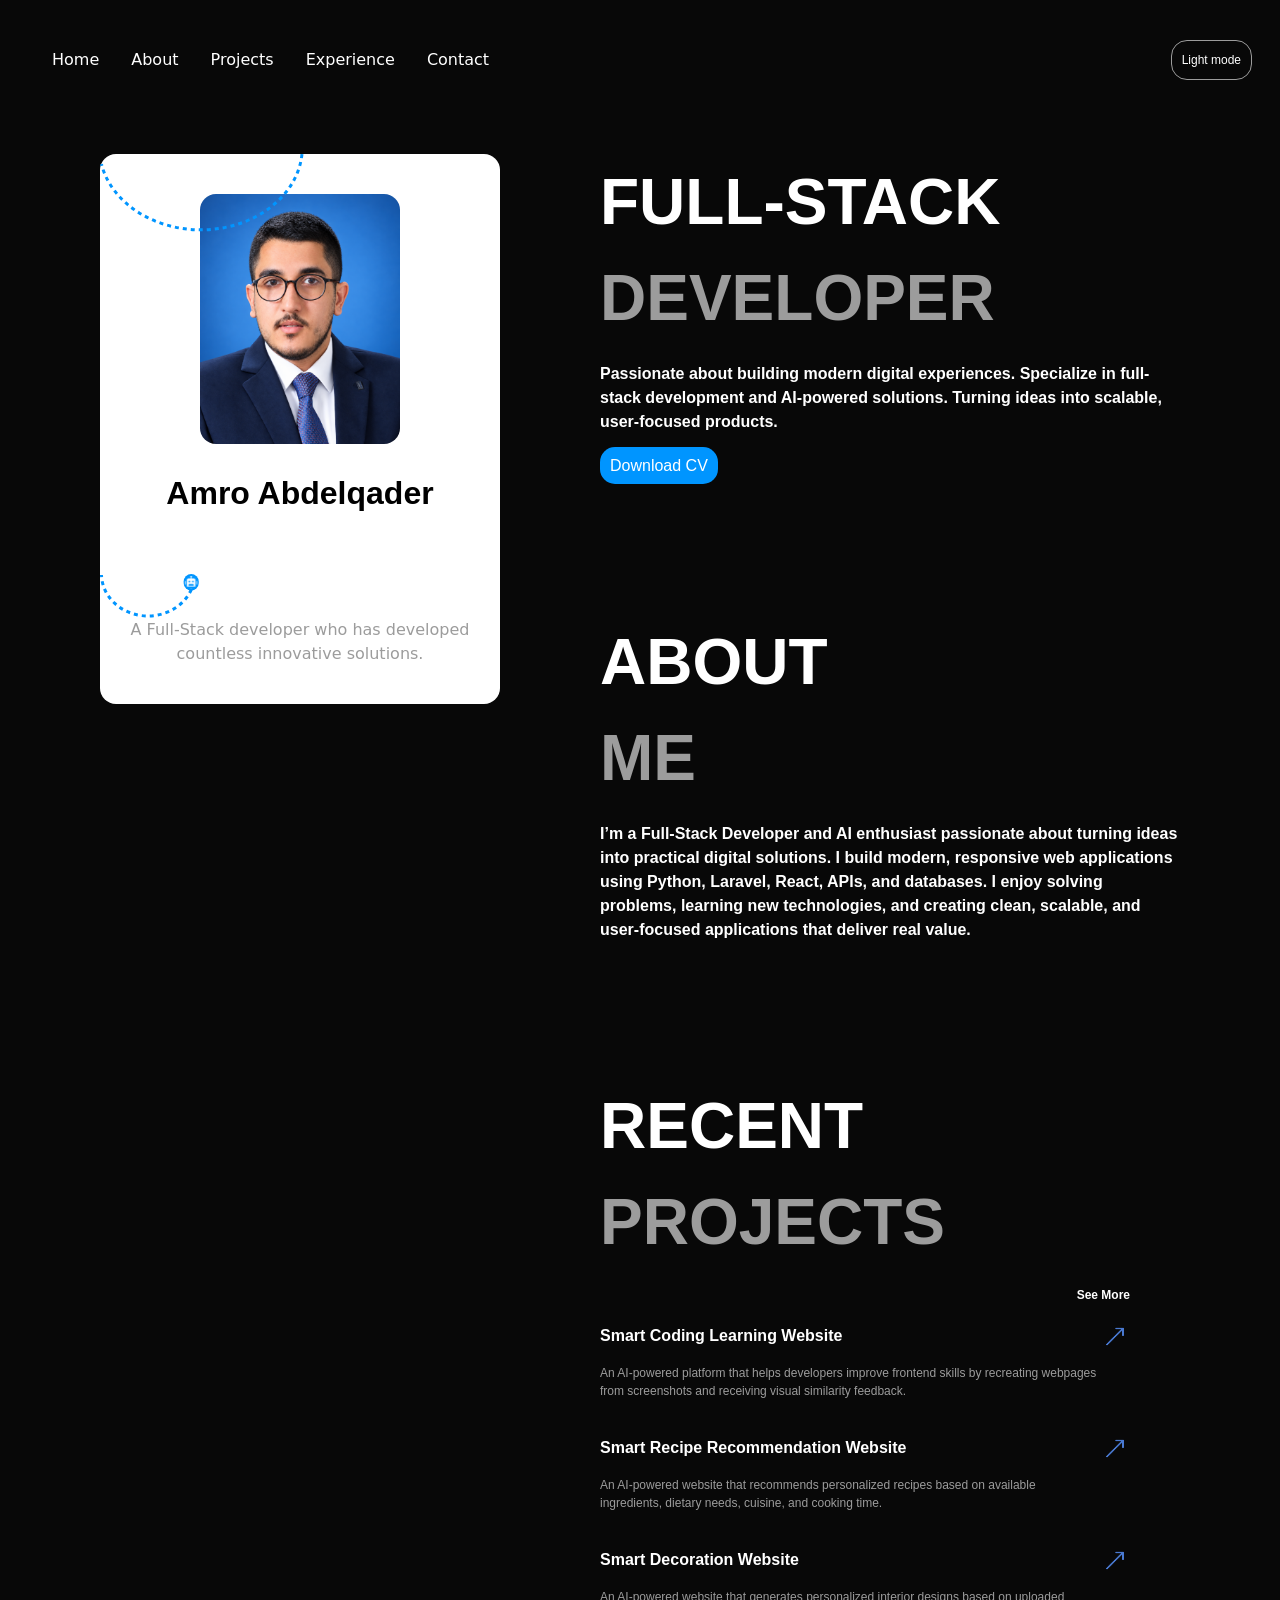
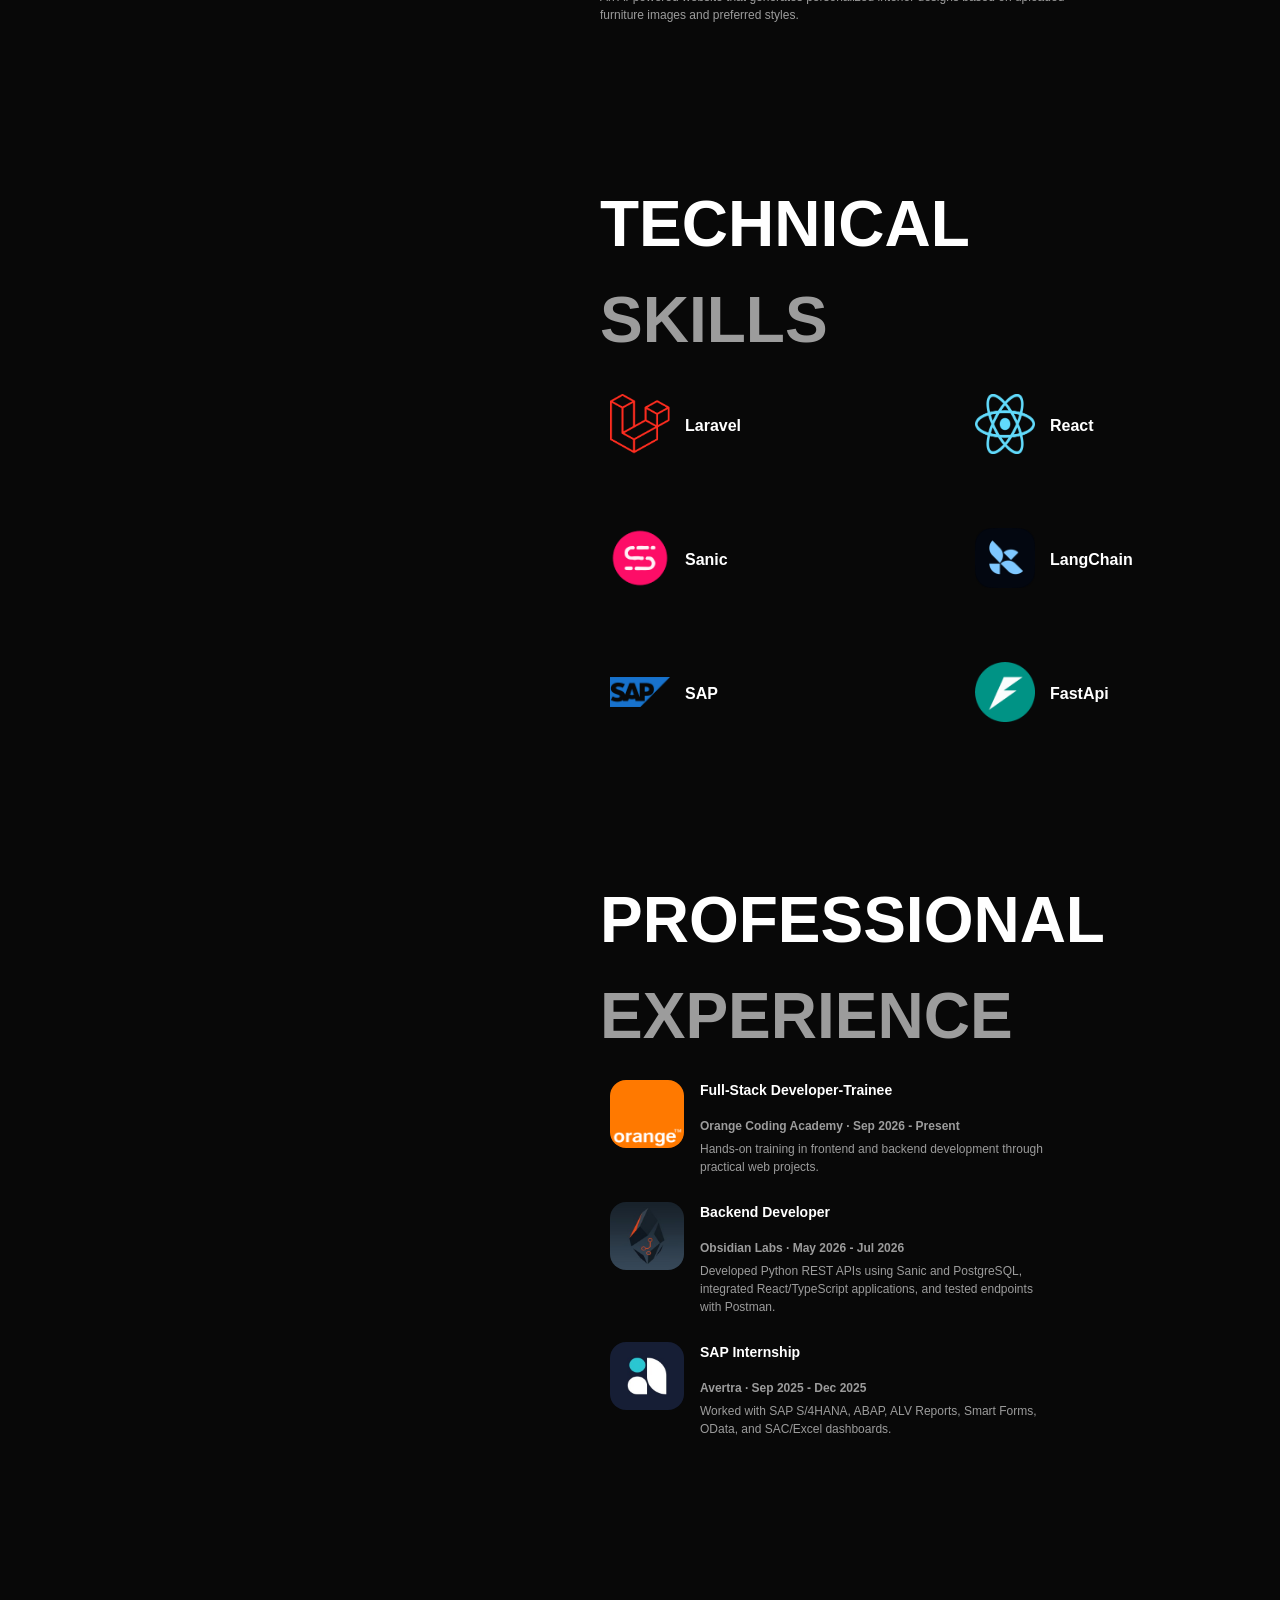
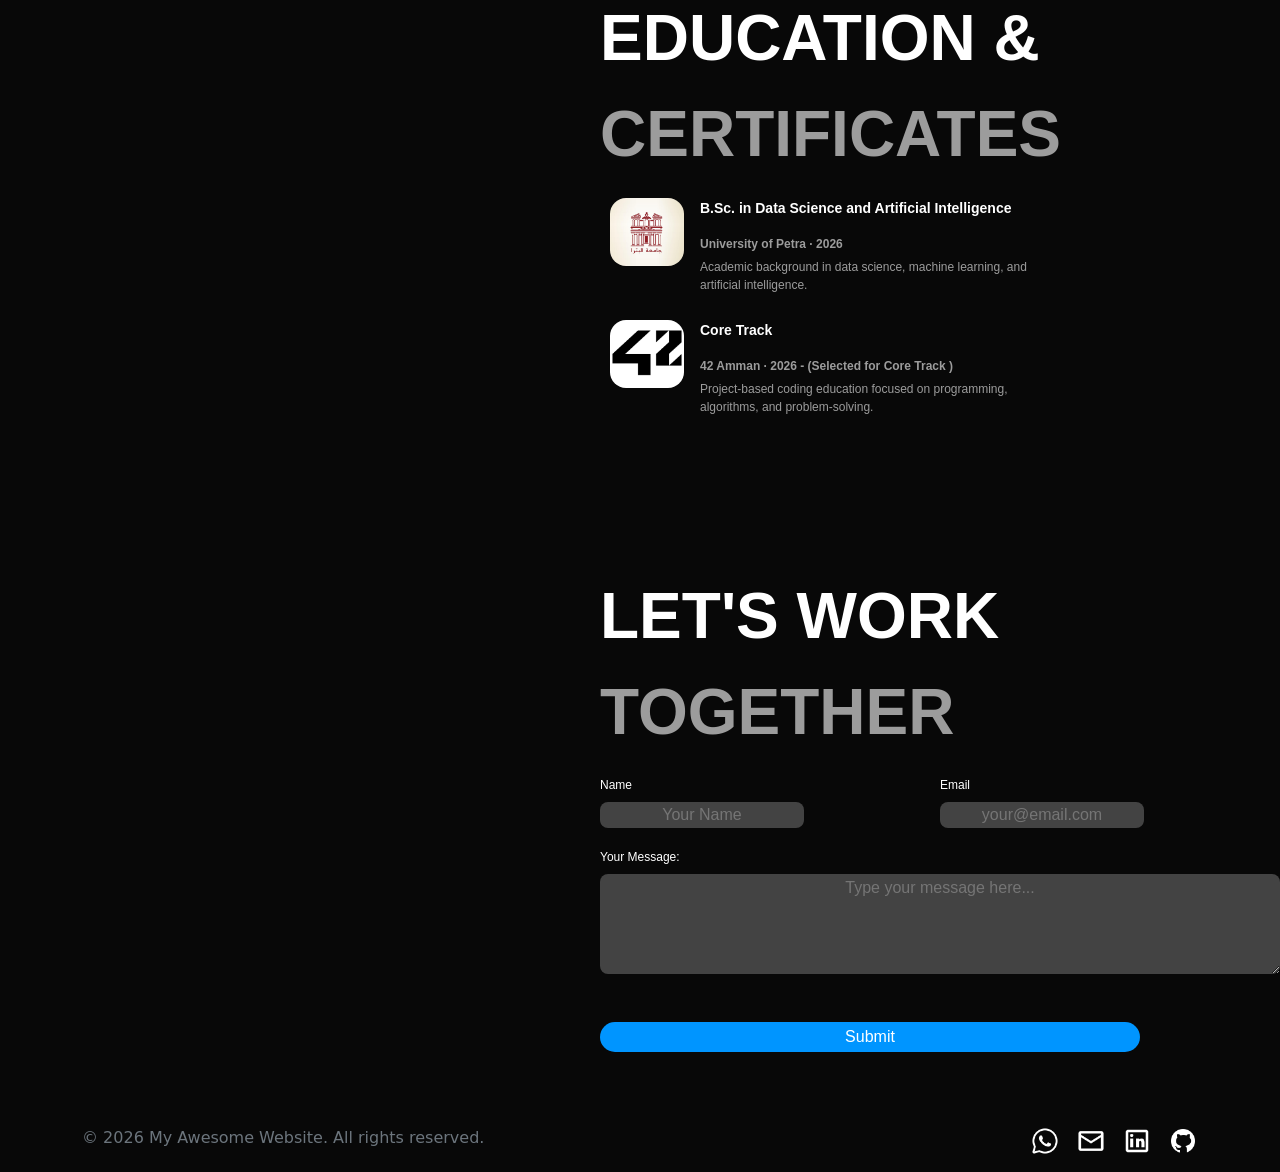
<file: index.html>
<!DOCTYPE html>
<html lang="en">

<head>
    <meta charset="UTF-8">
    <meta name="author" content="Amro Abdelqader">
    <meta name="keywords" content="Full-Stack, web, AI, projects, react, Laravel, python, database">
    <meta name="viewport" content="width=device-width, initial-scale=1.0">
    <link href="https://cdn.jsdelivr.net/npm/bootstrap@5.3.8/dist/css/bootstrap.min.css" rel="stylesheet"
        integrity="sha384-sRIl4kxILFvY47J16cr9ZwB07vP4J8+LH7qKQnuqkuIAvNWLzeN8tE5YBujZqJLB" crossorigin="anonymous">
    <link rel="stylesheet" href="css/style.css">

    <title>Amro Abdelqader</title>
</head>

<body>
    <!-- Navigation Bar -->
    <nav class="navbar navbar-expand-md navbar-dark m-3">
        <div class="container-fluid">
            <ul class="navbar-nav flex-row  m-2">
                <li class="nav-item m-2">
                    <a class="nav-link" href="#">Home</a>
                </li>
                <li class="nav-item m-2">
                    <a class="nav-link" href="#about-sec">About</a>
                </li>
                <li class="nav-item m-2">
                    <a class="nav-link" href="#project-sec">Projects</a>
                </li>
                <li class="nav-item m-2">
                    <a class="nav-link" href="#experience-sec">Experience</a>
                </li>
                <li class="nav-item m-2">
                    <a class="nav-link" href="#contect-form">Contact</a>
                </li>
            </ul>
            <input type="checkbox" id="theme-toggle">
            <label class="theme-button" for="theme-toggle">
                <span class="theme-toggle-text">Light mode</span>
            </label>
        </div>
    </nav>

    <!-- Container for Grid -->
    <div class="my-container">
        <!-- Personal photo card section -->
        <div class="photo-card">
            <div class="imag-icon">
                <img class="circle-icon" src="assets/icons/circle-icon.svg" alt="circle">
                <img class="photo" src="assets/myPhoto.png" width="200px" height="250px">
            </div>
            <div class="myName">Amro Abdelqader</div>
            <img class="circle-robot-icon" src="assets/icons/circle-robot-icon.svg" alt="circle-robot">
            <p class="card-description">
                A Full-Stack developer who has developed countless innovative solutions.
            </p>
        </div>
        <!-- website all content -->
        <div class="content">
            <!-- Hero section -->
            <main id="hero-sec" class="all-sec">
                <p class="sec-title">Full-Stack <br><span class="sec-title-lword">Developer</span></p>
                <p class="sec-parg">Passionate about building modern digital experiences. Specialize in full-stack
                    development and AI-powered solutions. Turning ideas into scalable, user-focused products.</p>
                <div class="cv-btn">
                    <a href="/assets/cv/CV.pdf" target="_blank">
                        Download CV
                    </a>
                </div>
            </main>
            <!-- About Me section -->
            <section id="about-sec" class="all-sec">
                <p class="sec-title">About <br><span class="sec-title-lword">me</span></p>
                <p class="sec-parg">I’m a Full-Stack Developer and AI enthusiast passionate about turning ideas into
                    practical digital solutions. I build modern, responsive web applications using Python, Laravel,
                    React, APIs, and databases. I enjoy solving problems, learning new technologies, and creating clean,
                    scalable, and user-focused applications that deliver real value.</p>
            </section>
            <!-- Projects section -->
            <section id="project-sec" class="all-sec">
                <p class="sec-title">RECENT <br><span class="sec-title-lword">PROJECTS</span></p>
                <!-- see more link -->
                 <a class="more-projects" href="projects.html">See More</a>
                <!-- project-card (earch card it's a link to github) -->
                <a class="link" href="https://github.com/amro-abdelqader-03" target="_blank">
                    <div class="project-card">
                        <div>
                            <p class="project-title">Smart Coding Learning Website</p>
                            <p class="project-parg">An AI-powered platform that helps developers improve frontend skills
                                by recreating webpages from screenshots and receiving visual similarity feedback.</p>
                        </div>
                        <img src="assets/icons/Up Right.svg" height="25px" width="30px" alt="arrow">
                    </div>
                </a>

                <a class="link" href="https://github.com/amro-abdelqader-03" target="_blank">
                    <div class="project-card">
                        <div>
                            <p class="project-title">Smart Recipe Recommendation Website</p>
                            <p class="project-parg">An AI-powered website that recommends personalized recipes based on
                                available ingredients, dietary needs, cuisine, and cooking time.</p>
                        </div>
                        <img src="assets/icons/Up Right.svg" height="25px" width="30px" alt="arrow">
                    </div>
                </a>

                <a class="link" href="https://github.com/amro-abdelqader-03" target="_blank">
                    <div class="project-card">
                        <div>
                            <p class="project-title">Smart Decoration Website</p>
                            <p class="project-parg">An AI-powered website that generates personalized interior designs
                                based on uploaded furniture images and preferred styles.</p>
                        </div>
                        <img src="assets/icons/Up Right.svg" height="25px" width="30px" alt="arrow">
                    </div>
                </a>
            </section>

            <!-- technical skills -->
            <section id="skills-sec" class="all-sec">
                <p class="sec-title">technical <br><span class="sec-title-lword">skills</span></p>
                <div class="skill-contaier">
                    <div class="skill-card">
                        <img class="skill-logo" src="assets/skill/Laravel.webp" width="60px" height="60px">
                        <div>
                            <p class="skill-title">Laravel</p>
                        </div>
                    </div>
                    <div class="skill-card">
                        <img class="skill-logo" src="assets/skill/React-icon.webp" width="60px" height="60px">
                        <div>
                            <p class="skill-title">React</p>
                        </div>
                    </div>
                    <div class="skill-card">
                        <img class="skill-logo" src="assets/skill/sanic.png" width="60px" height="60px">
                        <div>
                            <p class="skill-title">Sanic</p>
                        </div>
                    </div>
                    <div class="skill-card">
                        <img class="skill-logo" src="assets/skill/langchain.png" width="60px" height="60px">
                        <div>
                            <p class="skill-title">LangChain</p>
                        </div>
                    </div>
                    <div class="skill-card">
                        <img class="skill-logo" src="assets/skill/SAP.webp" width="60px" height="60px">
                        <div>
                            <p class="skill-title">SAP</p>
                        </div>
                    </div>
                    <div class="skill-card">
                        <img class="skill-logo" src="assets/skill/fastapi.png" width="60px" height="60px">
                        <div>
                            <p class="skill-title">FastApi</p>
                        </div>
                    </div>
                </div>
            </section>
            <!-- Experience -->
            <section id="experience-sec" class="all-sec">
                <p class="sec-title">PROFESSIONAL <br><span class="sec-title-lword">EXPERIENCE</span></p>
                <!-- education cards -->
                <div class="info-card">
                    <div>
                        <img class="info-photo" src="assets/experience/Orange_logo.svg.webp" width="74px" height="68"
                            alt="experience photo">
                    </div>
                    <div>
                        <p class="info-title">Full-Stack Developer-Trainee</p>
                        <p class="info-name">Orange Coding Academy · Sep 2026 - Present</p>
                        <p class="info-parg">
                            Hands-on training in frontend and backend development through practical web projects.
                        </p>
                    </div>
                </div>
                <div class="info-card">
                    <div>
                        <img class="info-photo" src="assets/experience/obsidlabs_logo.jpg" width="74px" height="68"
                            alt="experience photo">
                    </div>
                    <div>
                        <p class="info-title">Backend Developer</p>
                        <p class="info-name">Obsidian Labs · May 2026 - Jul 2026</p>
                        <p class="info-parg">
                            Developed Python REST APIs using Sanic and PostgreSQL, integrated React/TypeScript
                            applications, and tested endpoints with Postman.
                        </p>
                    </div>
                </div>
                <div class="info-card">
                    <div>
                        <img class="info-photo" src="assets/experience/avertra_logo.jpg" width="74px" height="68"
                            alt="experience photo">
                    </div>
                    <div>
                        <p class="info-title">SAP Internship</p>
                        <p class="info-name">Avertra · Sep 2025 - Dec 2025</p>
                        <p class="info-parg">
                            Worked with SAP S/4HANA, ABAP, ALV Reports, Smart Forms, OData, and SAC/Excel dashboards.
                        </p>
                    </div>
                </div>
            </section>

            <!-- Education -->
            <section id="education-sec" class="all-sec">
                <p class="sec-title">EDUCATION & <br><span class="sec-title-lword">CERTIFICATES</span></p>
                <!-- education cards -->
                <div class="info-card">
                    <div>
                        <img class="info-photo" src="assets/education/UOP.jpg" width="74px" height="68"
                            alt="education photo">
                    </div>
                    <div>
                        <p class="info-title">B.Sc. in Data Science and Artificial Intelligence</p>
                        <p class="info-name">University of Petra · 2026</p>
                        <p class="info-parg">
                            Academic background in data science, machine learning, and artificial intelligence.
                        </p>
                    </div>
                </div>
                <div class="info-card">
                    <div>
                        <img class="info-photo" src="assets/education/42.png" width="74px" height="68"
                            alt="education photo">
                    </div>
                    <div>
                        <p class="info-title">Core Track</p>
                        <p class="info-name">42 Amman · 2026 - (Selected for Core Track )</p>
                        <p class="info-parg">
                            Project-based coding education focused on programming, algorithms, and problem-solving.
                        </p>
                    </div>
                </div>
            </section>

            <!-- contact me form -->
            <section id="contect-form" class="all-sec">
                <p class="sec-title">LET'S WORK <br><span class="sec-title-lword">TOGETHER</span></p>
                <form>
                    <div class="name-email-form">
                        <div>
                            <label class="form-label" for="name">
                                Name
                            </label>
                            <input class="form-input" type="text" name="name" placeholder="Your Name" required>
                        </div>
                        <div>
                            <label class="form-label" for="email">
                                Email
                            </label>
                            <input class="form-input" type="email" name="email" placeholder="your@email.com" required>
                        </div>
                    </div>
                    <label class="form-label" for="message">
                        Your Message:
                    </label>
                    <textarea class="form-input" name="message" rows="4" cols="70"
                        placeholder="Type your message here..."></textarea><br><br>
                    <input class="form-submit" type="submit">
                </form>
            </section>
        </div>
    </div>

    <!-- footer section -->
    <footer class="text-secondary py-3 mt-4" id="ff">
        <div class="container">
            <div class="d-flex flex-md-row text-center justify-content-between">

                <div>
                    &copy; 2026 My Awesome Website. All rights reserved.
                </div>

                <div class="d-flex gap-3">
                    <div>
                        <a href="https://wa.link/czrk86" target="_blank">
                            <img class="contect-icon" src="assets/icons/WhatsApp.svg" width="30" height="30"
                                alt="WhatsApp">
                        </a>
                    </div>
                    <div>
                        <a href="mailto:amro.abdelqader.03@gmail.com" target="_blank">
                            <img class="contect-icon" src="assets/icons/Email.svg" width="30" height="30" alt="Email">
                        </a>
                    </div>
                    <div>
                        <a href="https://www.linkedin.com/in/amroabdelgader/" target="_blank">
                            <img class="contect-icon" src="assets/icons/LinkedIn.svg" width="30" height="30"
                                alt="LinkedIn">
                        </a>
                    </div>
                    <div>
                        <a href="https://github.com/amro-abdelqader-03" target="_blank">
                            <img class="contect-icon" src="assets/icons/GitHub.svg" width="30" height="30" alt="GitHub">
                        </a>
                    </div>
                </div>
            </div>
        </div>
    </footer>

</body>

</html>
</file>
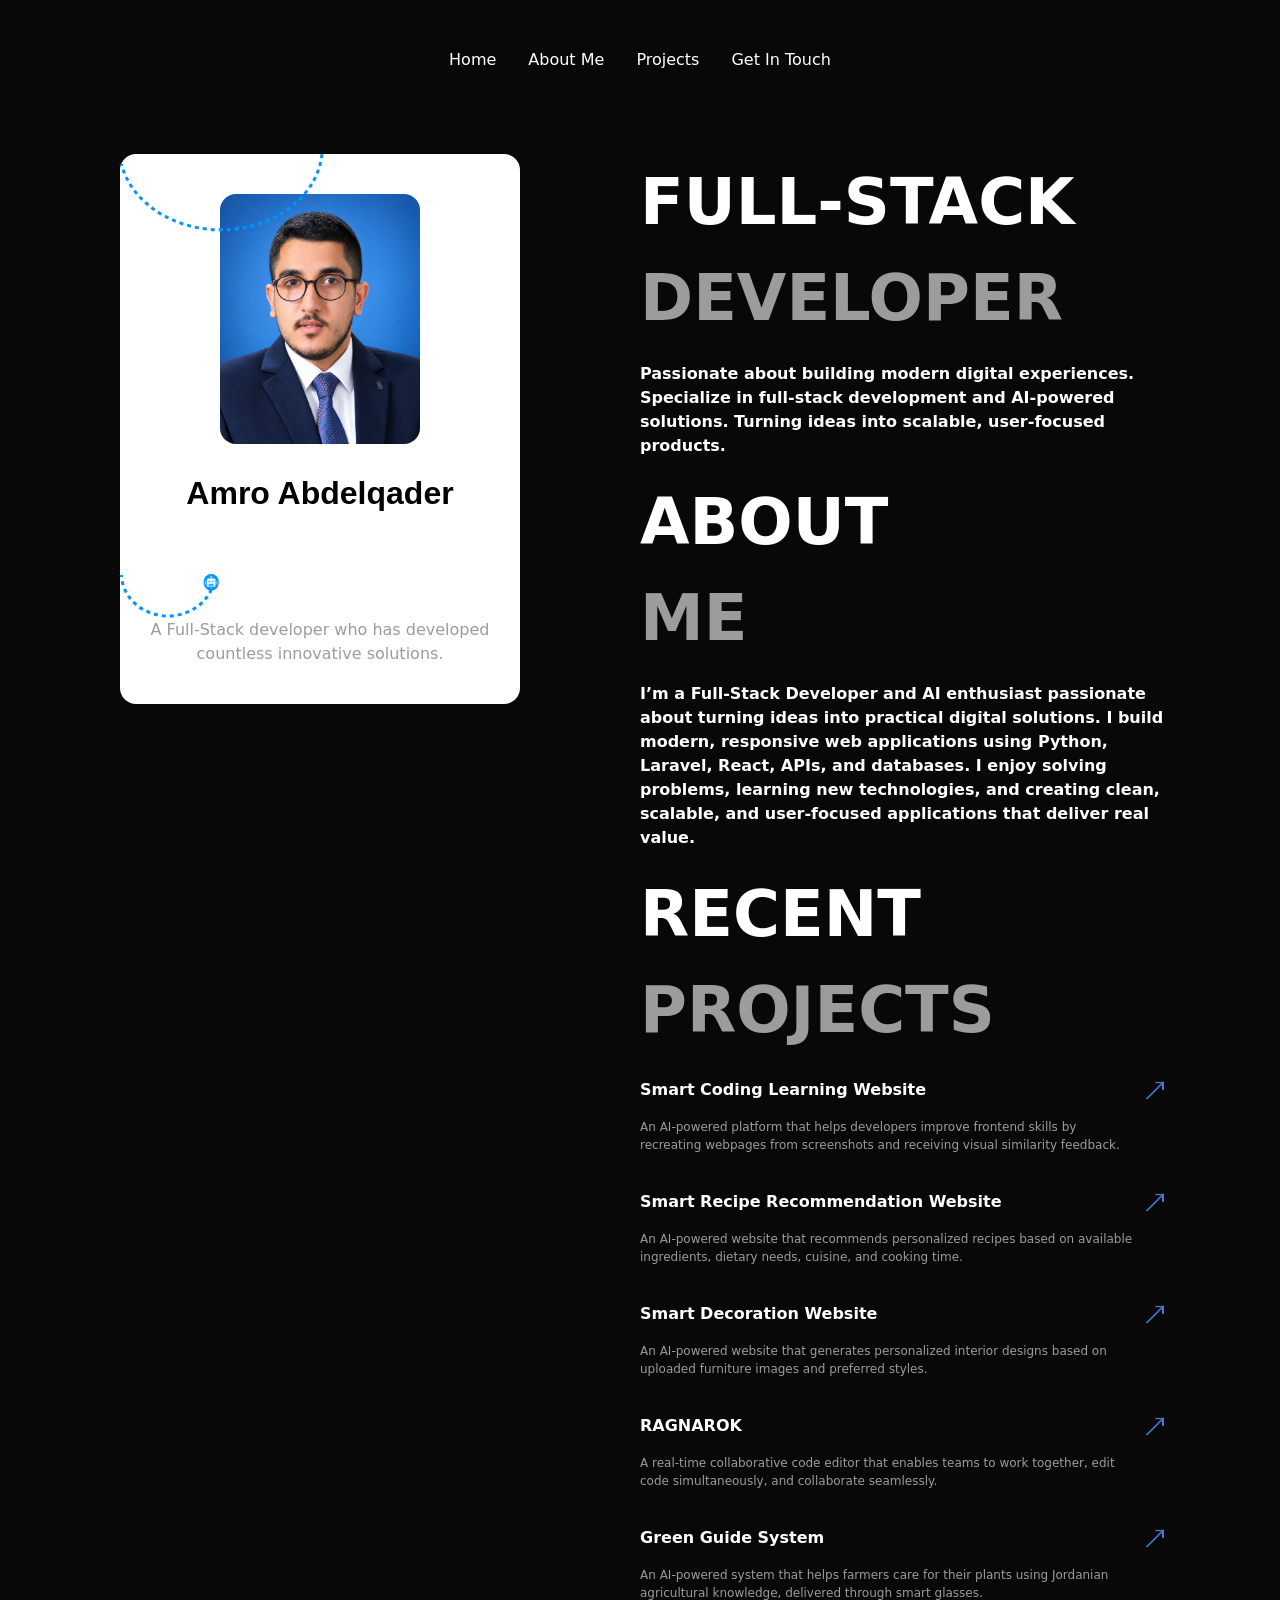
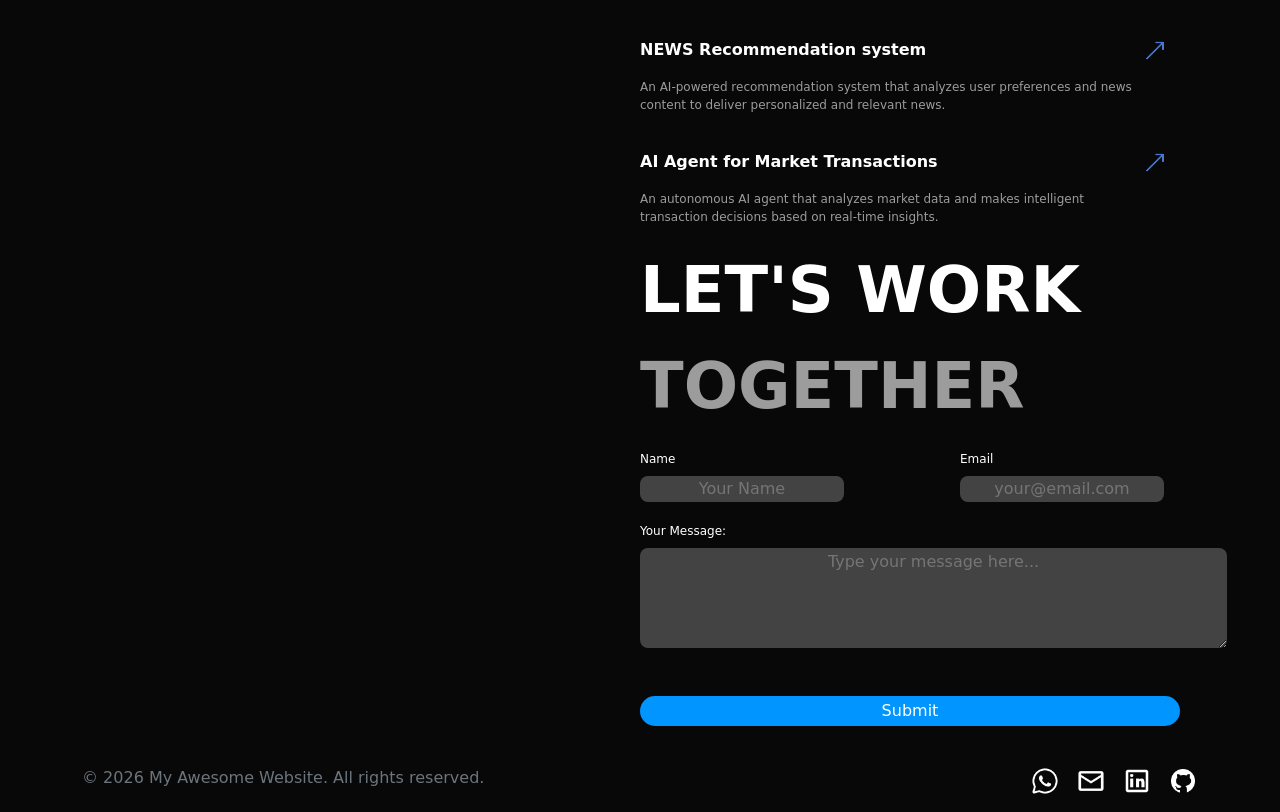
<file: main.html>
<!DOCTYPE html>
<html lang="en">

<head>
    <meta charset="UTF-8">
    <meta name="author" content="Amro Abdelqader">
    <meta name="keywords" content="Full-Stack, web, AI, projects, react, Laravel, python, database">
    <meta name="viewport" content="width=device-width, initial-scale=1.0">
    <link href="https://cdn.jsdelivr.net/npm/bootstrap@5.3.8/dist/css/bootstrap.min.css" rel="stylesheet"
        integrity="sha384-sRIl4kxILFvY47J16cr9ZwB07vP4J8+LH7qKQnuqkuIAvNWLzeN8tE5YBujZqJLB" crossorigin="anonymous">
    <link rel="stylesheet" href="/css/style.css">

    <title>Amro Abdelqader</title>
</head>

<body>
    <!-- Navigation Bar -->
    <nav class="navbar navbar-expand-lg navbar-dark m-3">
        <div class="container-fluid justify-content-center">
            <ul class="navbar-nav flex-row flex-wrap m-2">
                <li class="nav-item m-2">
                    <a class="nav-link" href="#">Home</a>
                </li>
                <li class="nav-item m-2">
                    <a class="nav-link" href="#about-sec">About Me</a>
                </li>
                <li class="nav-item m-2">
                    <a class="nav-link" href="#project-sec">Projects</a>
                </li>
                <li class="nav-item m-2">
                    <a class="nav-link" href="#contect-form">Get In Touch</a>
                </li>
            </ul>
        </div>
    </nav>

    <!-- Container for Grid -->
    <div class="my-container">
        <!-- Personal photo card section -->
        <div class="photo-card">
            <div class="imag-icon">
                <img class="circle-icon" src="/assets/icons/circle-icon.svg" alt="circle">
                <img class="photo" src="/assets/myPhoto.png" width="200px" height="250px">
            </div>
            <div class="myName">Amro Abdelqader</div>
            <img class="circle-robot-icon" src="/assets/icons/circle-robot-icon.svg" alt="circle-robot">
            <p class="card-description">
                A Full-Stack developer who has developed countless innovative solutions.
            </p>
        </div>
        <!-- website all content -->
        <div class="content">
            <!-- Hero section -->
            <main class="hero-sec">
                <p class="sec-title">Full-Stack <br><span class="sec-title-lword">Developer</span></p>
                <p class="sec-parg">Passionate about building modern digital experiences. Specialize in full-stack
                    development and AI-powered solutions. Turning ideas into scalable, user-focused products.</p>
            </main>
            <!-- About Me section -->
            <section id="about-sec">
                <p class="sec-title">About <br><span class="sec-title-lword">me</span></p>
                <p class="sec-parg">I’m a Full-Stack Developer and AI enthusiast passionate about turning ideas into
                    practical digital solutions. I build modern, responsive web applications using Python, Laravel,
                    React, APIs, and databases. I enjoy solving problems, learning new technologies, and creating clean,
                    scalable, and user-focused applications that deliver real value.</p>
            </section>
            <!-- Projects section -->
            <section id="project-sec">
                <p class="sec-title">RECENT <br><span class="sec-title-lword">PROJECTS</span></p>
                <!-- project-card (earch card it's a link to github) -->
                <a class="link" href="https://github.com/amro-abdelqader-03" target="_blank">
                    <div class="project-card">
                        <div>
                            <p class="project-title">Smart Coding Learning Website</p>
                            <p class="project-parg">An AI-powered platform that helps developers improve frontend skills
                                by recreating webpages from screenshots and receiving visual similarity feedback.</p>
                        </div>
                        <img src="/assets/icons/Up Right.svg" height="25px" width="30px" alt="arrow">
                    </div>
                </a>

                <a class="link" href="https://github.com/amro-abdelqader-03" target="_blank">
                    <div class="project-card">
                        <div>
                            <p class="project-title">Smart Recipe Recommendation Website</p>
                            <p class="project-parg">An AI-powered website that recommends personalized recipes based on
                                available ingredients, dietary needs, cuisine, and cooking time.</p>
                        </div>
                        <img src="/assets/icons/Up Right.svg" height="25px" width="30px" alt="arrow">
                    </div>
                </a>

                <a class="link" href="https://github.com/amro-abdelqader-03" target="_blank">
                    <div class="project-card">
                        <div>
                            <p class="project-title">Smart Decoration Website</p>
                            <p class="project-parg">An AI-powered website that generates personalized interior designs
                                based on uploaded furniture images and preferred styles.</p>
                        </div>
                        <img src="/assets/icons/Up Right.svg" height="25px" width="30px" alt="arrow">
                    </div>
                </a>

                <a class="link" href="https://github.com/amro-abdelqader-03" target="_blank">
                    <div class="project-card">
                        <div>
                            <p class="project-title">RAGNAROK</p>
                            <p class="project-parg">A real-time collaborative code editor that enables teams to work
                                together, edit code simultaneously, and collaborate seamlessly.</p>
                        </div>
                        <img src="/assets/icons/Up Right.svg" height="25px" width="30px" alt="arrow">
                    </div>
                </a>

                <a class="link" href="https://github.com/amro-abdelqader-03" target="_blank">
                    <div class="project-card">
                        <div>
                            <p class="project-title">Green Guide System</p>
                            <p class="project-parg">An AI-powered system that helps farmers care for their plants using
                                Jordanian agricultural knowledge, delivered through smart glasses.</p>
                        </div>
                        <img src="/assets/icons/Up Right.svg" height="25px" width="30px" alt="arrow">
                    </div>
                </a>

                <a class="link" href="https://github.com/amro-abdelqader-03" target="_blank">
                    <div class="project-card">
                        <div>
                            <p class="project-title">NEWS Recommendation system</p>
                            <p class="project-parg">An AI-powered recommendation system that analyzes user preferences
                                and
                                news content to deliver personalized and relevant news.</p>
                        </div>
                        <img src="/assets/icons/Up Right.svg" height="25px" width="30px" alt="arrow">
                    </div>
                </a>

                <a class="link" href="https://github.com/amro-abdelqader-03" target="_blank">
                    <div class="project-card">
                        <div>
                            <p class="project-title">AI Agent for Market Transactions</p>
                            <p class="project-parg">An autonomous AI agent that analyzes market data and makes
                                intelligent transaction decisions based on real-time insights.</p>
                        </div>
                        <img src="/assets/icons/Up Right.svg" height="25px" width="30px" alt="arrow">
                    </div>
                </a>

            </section>

            <!-- contact me form -->
            <section id="contect-form">
                <p class="sec-title">LET'S WORK <br><span class="sec-title-lword">TOGETHER</span></p>
                <form>
                    <div class="name-email-form">
                        <div>
                            <label class="form-label" for="name">
                                Name
                            </label>
                            <input class="form-input" type="text" name="name" placeholder="Your Name" required>
                        </div>
                        <div>
                            <label class="form-label" for="email">
                                Email
                            </label>
                            <input class="form-input" type="email" name="email" placeholder="your@email.com" required>
                        </div>
                    </div>
                    <label class="form-label" for="message">
                        Your Message:
                    </label>
                    <textarea class="form-input" name="message" rows="4" cols="70"
                        placeholder="Type your message here..."></textarea><br><br>
                    <input class="form-submit" type="submit">
                </form>
            </section>
        </div>
    </div>

    <!-- footer section -->
    <footer class="text-secondary py-3 mt-4" id="ff">
        <div class="container">
            <div class="d-flex flex-md-row text-center justify-content-between">

                <div>
                    &copy; 2026 My Awesome Website. All rights reserved.
                </div>

                <div class="d-flex gap-3">
                    <div>
                        <a href="https://wa.link/czrk86" target="_blank">
                            <img src="/assets/icons/WhatsApp.svg" width="30" height="30" alt="WhatsApp">
                        </a>
                    </div>
                    <div>
                        <a href="mailto:amro.abdelqader.03@gmail.com" target="_blank">
                            <img src="/assets/icons/Email.svg" width="30" height="30" alt="Email">
                        </a>
                    </div>
                    <div>
                        <a href="https://www.linkedin.com/in/amroabdelgader/" target="_blank">
                            <img src="/assets/icons/LinkedIn.svg" width="30" height="30" alt="LinkedIn">
                        </a>
                    </div>
                    <div>
                        <a href="https://github.com/amro-abdelqader-03" target="_blank">
                            <img src="/assets/icons/GitHub.svg" width="30" height="30" alt="GitHub">
                        </a>
                    </div>
                </div>
            </div>
        </div>
    </footer>

</body>

</html>
</file>
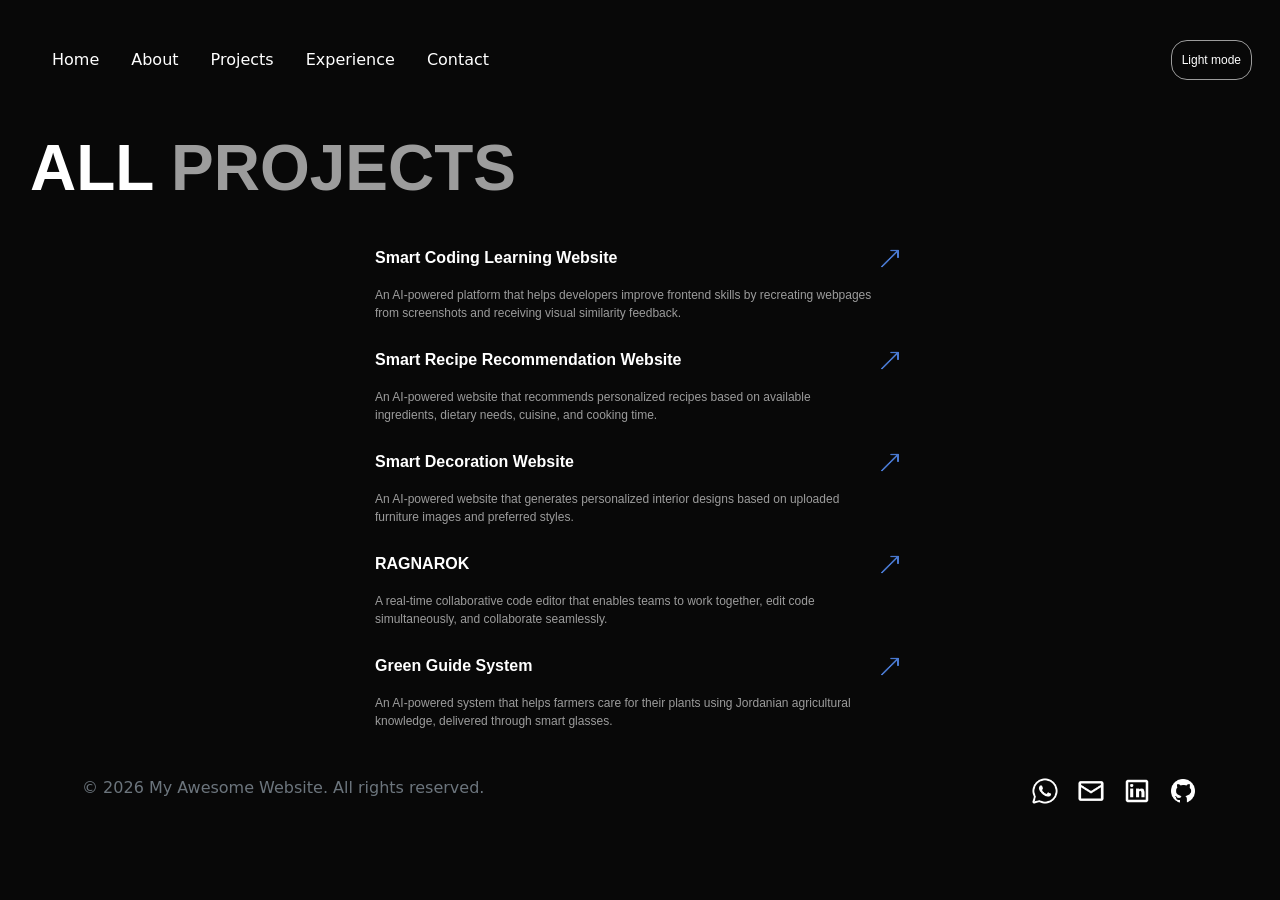
<file: projects.html>
<!DOCTYPE html>
<html lang="en">

<head>
    <meta charset="UTF-8">
    <meta name="author" content="Amro Abdelqader">
    <meta name="keywords" content="Full-Stack, web, AI, projects, react, Laravel, python, database">
    <meta name="viewport" content="width=device-width, initial-scale=1.0">
    <link href="https://cdn.jsdelivr.net/npm/bootstrap@5.3.8/dist/css/bootstrap.min.css" rel="stylesheet"
        integrity="sha384-sRIl4kxILFvY47J16cr9ZwB07vP4J8+LH7qKQnuqkuIAvNWLzeN8tE5YBujZqJLB" crossorigin="anonymous">
    <link rel="stylesheet" href="css/style.css">
    <style>
        .all-sec{
            margin: 0 30px;
            animation: none;
        }

        .all-cards{
            margin: 20px auto;
            justify-content: center;
            height: 500px;
            width: 580px;
            overflow-y: scroll;
        }

        .project-card{
            margin: 10px auto;
        }

        .sec-title{
            text-align: left;
        }
    </style>
    <title>Amro Abdelqader</title>
</head>

<body>
    <!-- Navigation Bar -->
    <nav class="navbar navbar-expand-md navbar-dark m-3">
        <div class="container-fluid">
            <ul class="navbar-nav flex-row  m-2">
                <li class="nav-item m-2">
                    <a class="nav-link" href="index.html">Home</a>
                </li>
                <li class="nav-item m-2">
                    <a class="nav-link" href="index.html#about-sec">About</a>
                </li>
                <li class="nav-item m-2">
                    <a class="nav-link" href="index.html#project-sec">Projects</a>
                </li>
                <li class="nav-item m-2">
                    <a class="nav-link" href="index.html#experience-sec">Experience</a>
                </li>
                <li class="nav-item m-2">
                    <a class="nav-link" href="index.html#contect-form">Contact</a>
                </li>
            </ul>
            <input type="checkbox" id="theme-toggle">
            <label class="theme-button" for="theme-toggle">
                <span class="theme-toggle-text">Light mode</span>
            </label>
        </div>
    </nav>
    <!-- Projects section -->
    <section id="project-sec" class="all-sec">
        <p class="sec-title">ALL <span class="sec-title-lword">PROJECTS</span></p>
        <!-- project-card (earch card it's a link to github) -->
         <div class="all-cards">
        <a class="link" href="https://github.com/amro-abdelqader-03" target="_blank">
            <div class="project-card">
                <div>
                    <p class="project-title">Smart Coding Learning Website</p>
                    <p class="project-parg">An AI-powered platform that helps developers improve frontend skills
                        by recreating webpages from screenshots and receiving visual similarity feedback.</p>
                </div>
                <img src="assets/icons/Up Right.svg" height="25px" width="30px" alt="arrow">
            </div>
        </a>

        <a class="link" href="https://github.com/amro-abdelqader-03" target="_blank">
            <div class="project-card">
                <div>
                    <p class="project-title">Smart Recipe Recommendation Website</p>
                    <p class="project-parg">An AI-powered website that recommends personalized recipes based on
                        available ingredients, dietary needs, cuisine, and cooking time.</p>
                </div>
                <img src="assets/icons/Up Right.svg" height="25px" width="30px" alt="arrow">
            </div>
        </a>

        <a class="link" href="https://github.com/amro-abdelqader-03" target="_blank">
            <div class="project-card">
                <div>
                    <p class="project-title">Smart Decoration Website</p>
                    <p class="project-parg">An AI-powered website that generates personalized interior designs
                        based on uploaded furniture images and preferred styles.</p>
                </div>
                <img src="assets/icons/Up Right.svg" height="25px" width="30px" alt="arrow">
            </div>
        </a>

        <a class="link" href="https://github.com/amro-abdelqader-03" target="_blank">
            <div class="project-card">
                <div>
                    <p class="project-title">RAGNAROK</p>
                    <p class="project-parg">A real-time collaborative code editor that enables teams to work
                        together, edit code simultaneously, and collaborate seamlessly.</p>
                </div>
                <img src="assets/icons/Up Right.svg" height="25px" width="30px" alt="arrow">
            </div>
        </a>

        <a class="link" href="https://github.com/amro-abdelqader-03" target="_blank">
            <div class="project-card">
                <div>
                    <p class="project-title">Green Guide System</p>
                    <p class="project-parg">An AI-powered system that helps farmers care for their plants using
                        Jordanian agricultural knowledge, delivered through smart glasses.</p>
                </div>
                <img src="assets/icons/Up Right.svg" height="25px" width="30px" alt="arrow">
            </div>
        </a>

        <a class="link" href="https://github.com/amro-abdelqader-03" target="_blank">
            <div class="project-card">
                <div>
                    <p class="project-title">NEWS Recommendation system</p>
                    <p class="project-parg">An AI-powered recommendation system that analyzes user preferences
                        and
                        news content to deliver personalized and relevant news.</p>
                </div>
                <img src="assets/icons/Up Right.svg" height="25px" width="30px" alt="arrow">
            </div>
        </a>

        <a class="link" href="https://github.com/amro-abdelqader-03" target="_blank">
            <div class="project-card">
                <div>
                    <p class="project-title">AI Agent for Market Transactions</p>
                    <p class="project-parg">An autonomous AI agent that analyzes market data and makes
                        intelligent transaction decisions based on real-time insights.</p>
                </div>
                <img src="assets/icons/Up Right.svg" height="25px" width="30px" alt="arrow">
            </div>
        </a>
        </div>
    </section>

    <!-- footer section -->
    <footer class="text-secondary py-3 mt-4" id="ff">
        <div class="container">
            <div class="d-flex flex-md-row text-center justify-content-between">

                <div>
                    &copy; 2026 My Awesome Website. All rights reserved.
                </div>

                <div class="d-flex gap-3">
                    <div>
                        <a href="https://wa.link/czrk86" target="_blank">
                            <img class="contect-icon" src="assets/icons/WhatsApp.svg" width="30" height="30"
                                alt="WhatsApp">
                        </a>
                    </div>
                    <div>
                        <a href="mailto:amro.abdelqader.03@gmail.com" target="_blank">
                            <img class="contect-icon" src="assets/icons/Email.svg" width="30" height="30" alt="Email">
                        </a>
                    </div>
                    <div>
                        <a href="https://www.linkedin.com/in/amroabdelgader/" target="_blank">
                            <img class="contect-icon" src="assets/icons/LinkedIn.svg" width="30" height="30"
                                alt="LinkedIn">
                        </a>
                    </div>
                    <div>
                        <a href="https://github.com/amro-abdelqader-03" target="_blank">
                            <img class="contect-icon" src="assets/icons/GitHub.svg" width="30" height="30" alt="GitHub">
                        </a>
                    </div>
                </div>
            </div>
    </footer>

</body>

</html>
</file>
<file: css/style.css>
/* general */

:root {
    color-scheme: dark;
    --page-bg: #080808;
    --primary-text: #ffffff;
    --muted-text: #9c9c9c;
    --surface: #1b1b1b;
    --card-bg: #ffffff;
    --card-text: #000000;
    --input-bg: #434343;
    --accent: #0095ff;
    --brightness: 1;
}

body:has(#theme-toggle:checked) {
    color-scheme: light;
    --page-bg: #f4f4f0;
    --primary-text: #171717;
    --muted-text: #626262;
    --surface: #e2e2dc;
    --card-bg: #171717;
    --card-text: #ffffff;
    --input-bg: #ffffff;
    --accent: #006fbd;
    --brightness: 0;
}

html {

    scroll-behavior: smooth;
}

body {
    background-color: var(--page-bg);
    color: var(--primary-text);
    transition: background-color 0.3s, color 0.3s;
}

#theme-toggle {
    display: none;
}

.theme-button {
    align-items: center;
    padding: 10px;
    border: 1px solid var(--muted-text);
    border-radius: 16px;
    color: var(--primary-text);
    cursor: pointer;
    font-family: 'Poppins', sans-serif;
    font-size: 12px;
    transition: background-color 0.3s, color 0.3s, border-color 0.3s;
}

.theme-toggle:hover {
    background-color: var(--surface);
}

.navbar {
    background-color: var(--page-bg);
    position: sticky;
    top: 0;
    z-index: 100;
}

.navbar .nav-link {
    color: var(--primary-text);
}

.navbar .nav-link:focus,
.navbar .nav-link:hover {
    color: var(--accent);
}

body:has(#theme-toggle:checked) .theme-toggle-text {
    font-size: 0;
}

body:has(#theme-toggle:checked) .theme-toggle-text::after {
    content: 'Dark mode';
    font-size: 12px;
}


.my-container {
    display: grid;
    grid-template-columns: 1fr 1fr;
    color: var(--primary-text);
    margin-top: 50px;
    align-items: start;
}

/* photo card sec */

.photo-card {
    background-color: var(--card-bg);
    width: 400px;
    height: 550px;
    margin: 0 auto;
    border-radius: 16px;
    position: sticky;
    top: 20px;
    align-self: start;
}

.photo-card,
.info-card,
.project-card,
.skill-card {
    animation: fadeOut 2.5s;
    transform: translateY(0);
    transition: transform 0.5s;
}

.photo-card:hover,
.info-card:hover,
.project-card:hover,
.skill-card:hover {
    transform: translateY(-8px);
}

.imag-icon {
    display: grid;
    grid-template-columns: 100px 100px;
    grid-template-rows: 100px 200px;
}

.circle-icon {
    grid-column-start: 1;
    grid-template-rows: 1;
    z-index: 2;
}

.photo {
    border-radius: 16px;
    grid-column-start: 2;
    grid-template-rows: 2;
    z-index: 1;
    margin-top: 40px;
}

.myName {
    text-align: center;
    font-family: 'Poppins', sans-serif;
    font-size: 32px;
    font-weight: bold;
    color: var(--card-text);
    margin: 15px;
}

/* general sections */

#hero-sec {
    margin-top: 0;
}

.cv-btn {
    margin-top: 20px;
}

.cv-btn a{
    text-decoration: none;
    background-color: var(--accent);
    color: var(--primary-text);
    padding: 10px;
    border-radius: 15px;
}

.card-description,
.sec-title-lword,
.info-name,
.info-parg,
.project-parg {
    color: var(--muted-text);
}

.card-description {
    text-align: center;
    font-size: 16px;
    margin: 0 20px;
}

.all-sec {
    animation: reveal linear both;
    animation-timeline: view();
    animation-range: entry 40% contain 80%;
    margin-top: 20%;
    margin-bottom: 5%;
    font-family: 'Poppins', sans-serif;
}

.sec-title {
    font-size: 64px;
    font-weight: bold;
    text-transform: uppercase;
}

.sec-title-lword {
    display: inline;
}

.sec-parg {
    font-size: 16px;
    font-weight: bold;
    margin-right: 100px;
}

/* info sections */

.info-card {
    display: grid;
    grid-template-columns: 80px 350px;
    width: 430px;
    margin: 10px;
    gap: 10px 10px;
}

.info-photo {
    border-radius: 16px;
}

.info-card:hover {
    background-color: var(--surface);
}

.info-title {
    font-size: 14px;
    font-weight: bold;
    color: var(--primary-text);
}

.info-name {
    font-size: 12px;
    font-weight: bold;
    margin-bottom: 0;
}

.info-parg {
    font-size: 12px;
    margin-top: 5px;
}

/* project section */

.more-projects{
    display: flex;
    width: 530px;
    text-decoration: none;
    justify-content:end;
    color: var(--primary-text);
    font-size: 12px;
    font-weight: bold;
}

.more-projects:hover{
    color: var(--accent);
}

.project-card {
    display: grid;
    grid-template-columns: 500px 30px;
    width: 530px;
    color: var(--primary-text);
    margin-top: 20px;
}

.project-card:hover {
    background-color: var(--surface);
}

.link {
    text-decoration: none;
}

.project-title {
    font-size: 16px;
    font-weight: bold;
}

.project-parg {
    font-size: 12px;
}

/* skill section */

.skill-contaier {
    display: grid;
    grid-template-columns: 1fr 1fr;
    gap: 50px;
}

.skill-card {
    display: flex;
    flex-direction: row;
    font-size: 16px;
    font-weight: bold;
    gap: 10px;
    padding: 10px;
}

.skill-card:hover {
    background-color: var(--surface);
}


.skill-title {
    color: var(--primary-text);
    font-size: 16px;
    margin: 20px 5px;
    text-align: center;
}

/* form seaction (contact me) */

.name-email-form {
    display: grid;
    grid-template-columns: 1fr 1fr;
    margin-bottom: 20px;
}

.form-label {
    font-size: 12px;
    display: block;
}

.form-input {
    background-color: var(--input-bg);
    color: var(--primary-text);
    border: none;
    border-radius: 8px;
    text-align: center;
    display: block;
}

.form-submit {
    background-color: var(--accent);
    width: 540px;
    text-align: center;
    border-radius: 16px;
    border: none;
    color: var(--primary-text);
    height: 30px;
}

.cv-btn a,
.sec-title,
.sec-parg,
.form-label,
.form-input,
.form-submit {
    animation: fadeOut 2.5s;
}

/* footer */

.contect-icon {
    filter: brightness(var(--brightness));
}

/* animation */

@keyframes fadeOut {
    0% {
        opacity: 0;
    }

    75% {
        opacity: 1;
    }

    100% {
        opacity: 1;
    }
}

@keyframes reveal {
    from {
        opacity: 0;
        transform: translateY(100px);
    }

    to {
        opacity: 1;
        transform: translateY(0);
    }
}

/* handel small devices */

@media (max-width: 1000px) {

    .my-container {
        grid-template-columns: 1fr;
    }

    .photo-card {
        position: static;
    }

    #hero-sec {
    margin-top: 100px
    }

    .cv-btn a{
        display: block;
        text-align: center;
        margin: 0 auto;
    }

    .sec-title {
        text-align: center;
    }

    .sec-parg {
        text-align: center;
        margin: 20px auto;
    }

    .info-card {
        margin: 30px auto;
    }

    .project-card {
        margin: 0 auto;
    }

    .skill-contaier {
        grid-template-columns: 1fr;
        margin: 0 auto;
        width: 40%;
    }

    .name-email-form {
        grid-template-columns: 1fr;
    }

    .form-input {
        margin: 0 auto;
    }

    .form-label {
        text-align: center;
    }

    .form-submit {
        display: block;
        margin: 0 auto;
    }

}

@media (max-width: 600px) {
    .navbar {
        position: relative;
    }

    .all-sec{
        animation-range: entry 10% contain 90%;
    }
}
</file>
